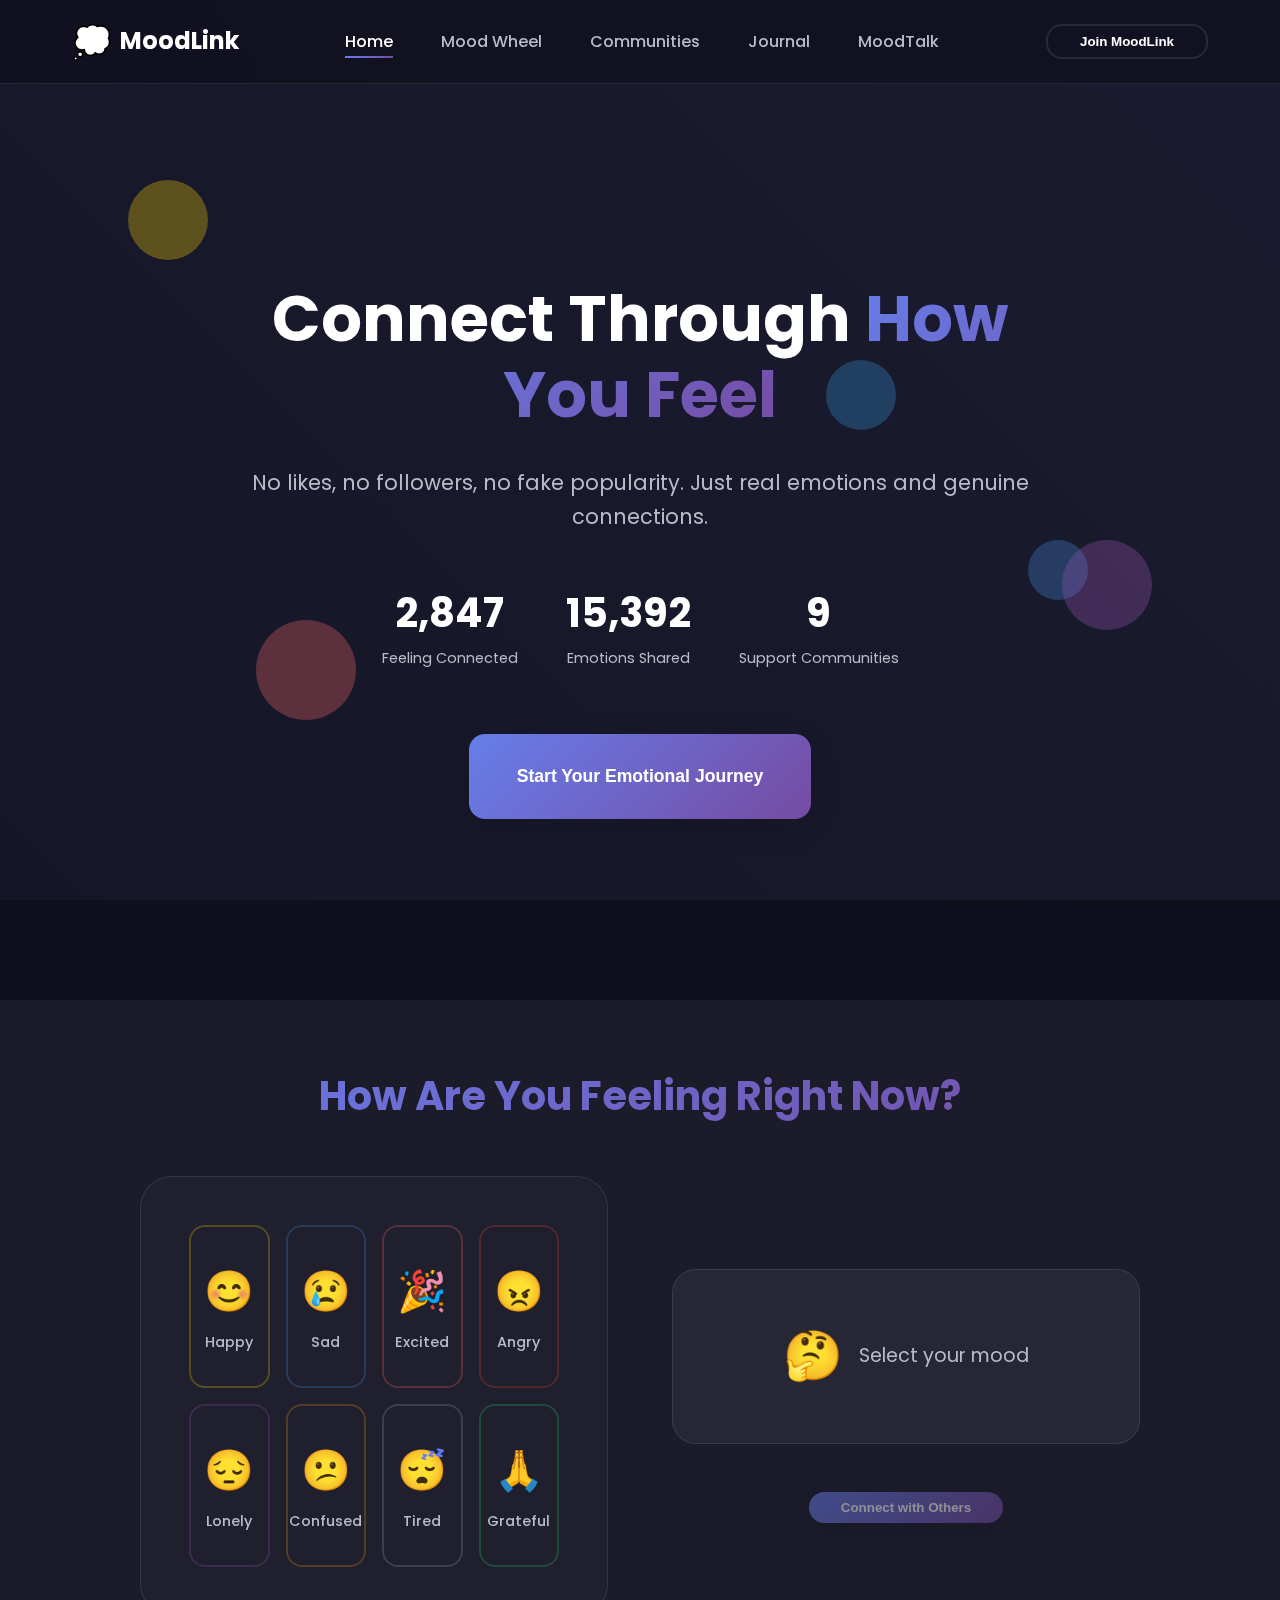
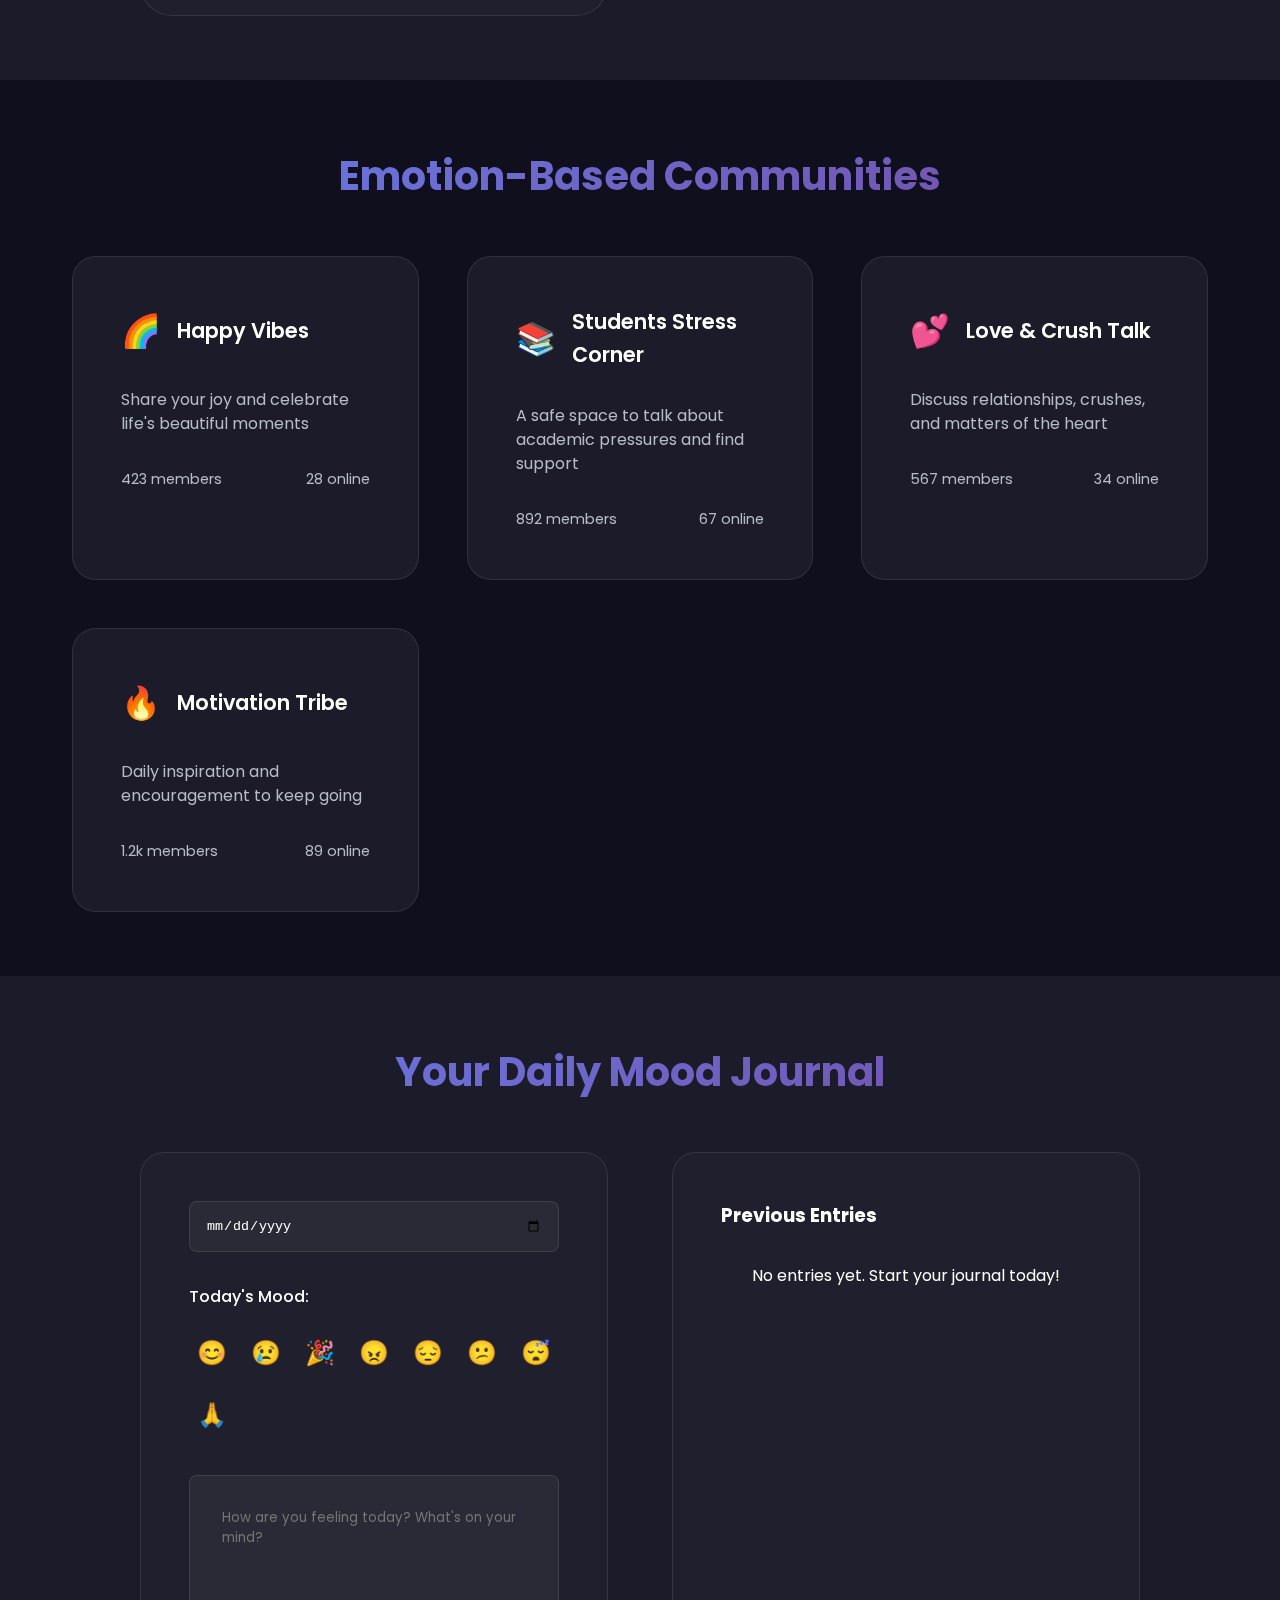
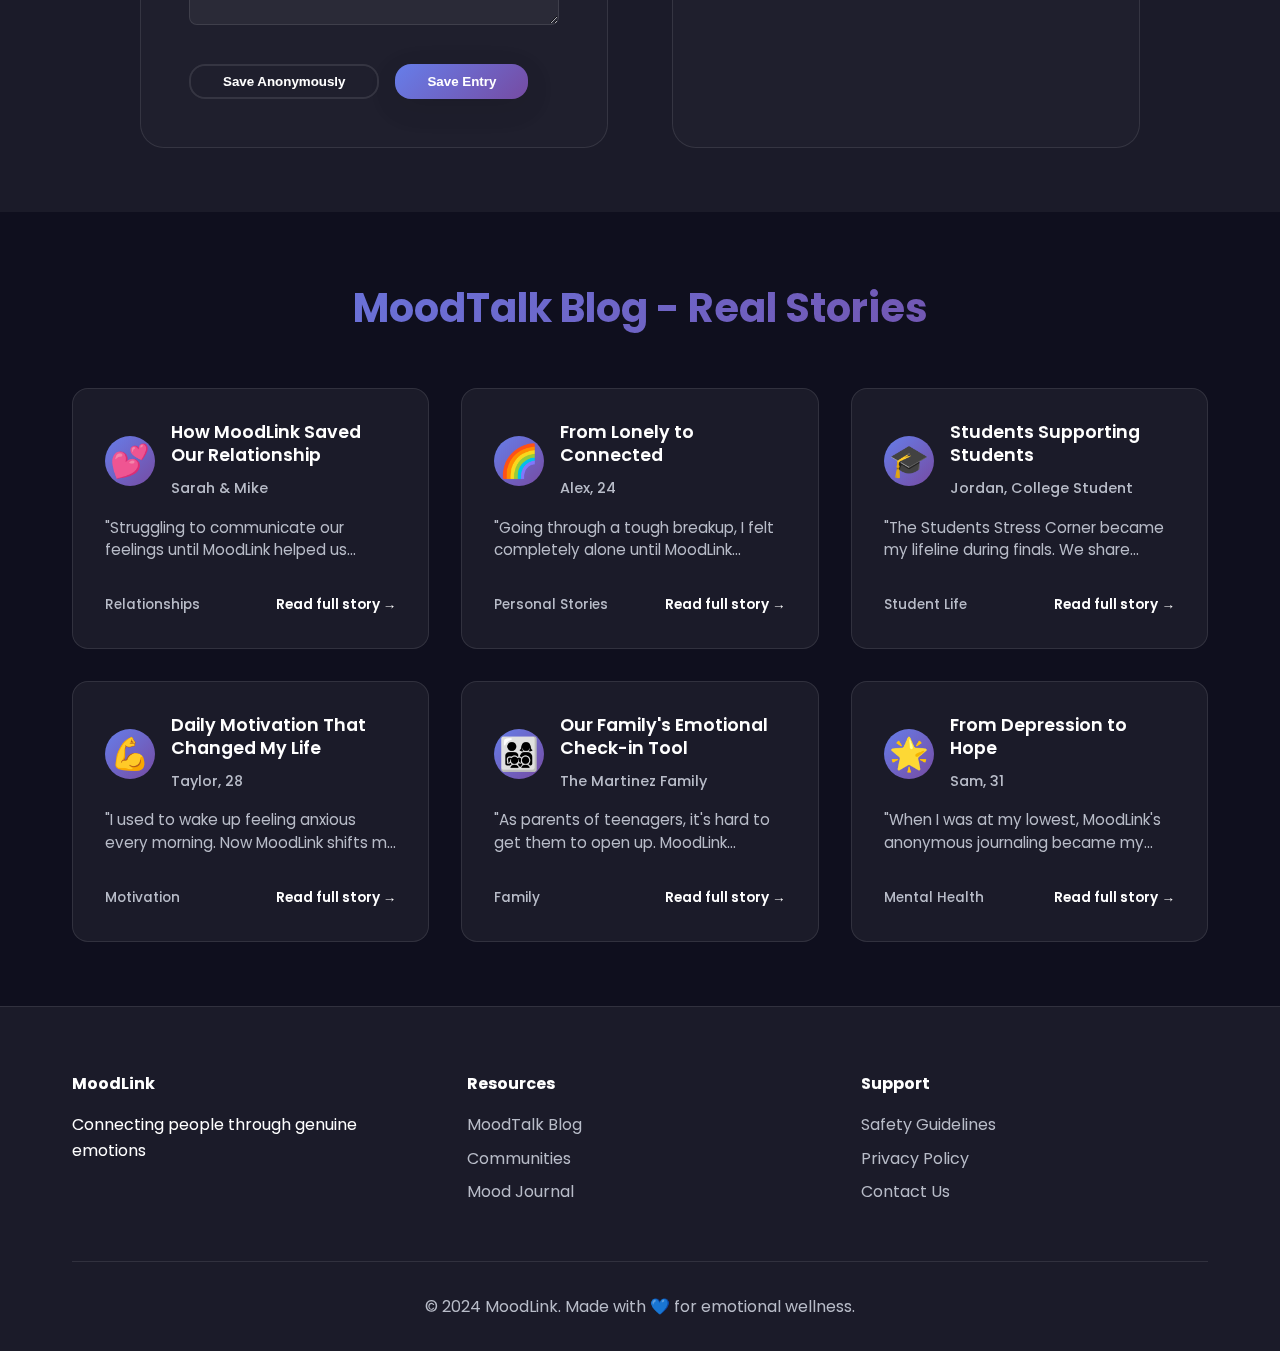
<file: index.html>
<!DOCTYPE html>
<html lang="en">
<head>
    <meta charset="UTF-8">
    <meta name="viewport" content="width=device-width, initial-scale=1.0">
    <title>MoodLink - Connect Through Feelings</title>
    <link rel="stylesheet" href="styles.css">
    <link href="https://fonts.googleapis.com/css2?family=Poppins:wght@300;400;500;600;700&display=swap" rel="stylesheet">
</head>
<body>
    <!-- Background Animation -->
    <div class="mood-bg">
        <div class="mood-particle happy"></div>
        <div class="mood-particle sad"></div>
        <div class="mood-particle excited"></div>
        <div class="mood-particle calm"></div>
        <div class="mood-particle lonely"></div>
    </div>

    <!-- Header -->
    <header class="header">
        <nav class="nav">
            <div class="logo">
                <span class="logo-icon">💭</span>
                <span class="logo-text">MoodLink</span>
            </div>
            <ul class="nav-menu">
                <li><a href="#home" class="nav-link active">Home</a></li>
                <li><a href="#mood-wheel" class="nav-link">Mood Wheel</a></li>
                <li><a href="#communities" class="nav-link">Communities</a></li>
                <li><a href="#journal" class="nav-link">Journal</a></li>
                <li><a href="#blog" class="nav-link">MoodTalk</a></li>
            </ul>
            <div class="user-section">
                <button id="login-btn" class="btn btn-outline">Join MoodLink</button>
                <div id="user-profile" class="user-profile hidden">
                    <span class="user-mood">😊</span>
                    <span class="user-name"></span>
                </div>
            </div>
        </nav>
    </header>

    <!-- Main Content -->
    <main>
        <!-- Hero Section -->
        <section id="home" class="hero">
            <div class="hero-content">
                <h1 class="hero-title">
                    Connect Through <span class="gradient-text">How You Feel</span>
                </h1>
                <p class="hero-subtitle">
                    No likes, no followers, no fake popularity. Just real emotions and genuine connections.
                </p>
                <div class="hero-stats">
                    <div class="stat">
                        <span class="stat-number" id="active-users">2,847</span>
                        <span class="stat-label">Feeling Connected</span>
                    </div>
                    <div class="stat">
                        <span class="stat-number" id="moods-shared">15,392</span>
                        <span class="stat-label">Emotions Shared</span>
                    </div>
                    <div class="stat">
                        <span class="stat-number" id="communities-count">12</span>
                        <span class="stat-label">Support Communities</span>
                    </div>
                </div>
                <button class="btn btn-primary btn-large" id="start-journey">
                    Start Your Emotional Journey
                </button>
            </div>
        </section>

        <!-- Mood Wheel Section -->
        <section id="mood-wheel" class="mood-wheel-section">
            <div class="container">
                <h2 class="section-title">How Are You Feeling Right Now?</h2>
                <div class="mood-wheel-container">
                    <div class="mood-wheel">
                        <div class="mood-item" data-mood="happy">
                            <div class="mood-emoji">😊</div>
                            <span class="mood-label">Happy</span>
                        </div>
                        <div class="mood-item" data-mood="sad">
                            <div class="mood-emoji">😢</div>
                            <span class="mood-label">Sad</span>
                        </div>
                        <div class="mood-item" data-mood="excited">
                            <div class="mood-emoji">🎉</div>
                            <span class="mood-label">Excited</span>
                        </div>
                        <div class="mood-item" data-mood="angry">
                            <div class="mood-emoji">😠</div>
                            <span class="mood-label">Angry</span>
                        </div>
                        <div class="mood-item" data-mood="lonely">
                            <div class="mood-emoji">😔</div>
                            <span class="mood-label">Lonely</span>
                        </div>
                        <div class="mood-item" data-mood="confused">
                            <div class="mood-emoji">😕</div>
                            <span class="mood-label">Confused</span>
                        </div>
                        <div class="mood-item" data-mood="tired">
                            <div class="mood-emoji">😴</div>
                            <span class="mood-label">Tired</span>
                        </div>
                        <div class="mood-item" data-mood="grateful">
                            <div class="mood-emoji">🙏</div>
                            <span class="mood-label">Grateful</span>
                        </div>
                    </div>
                    <div class="mood-selection">
                        <div class="selected-mood-display">
                            <span class="selected-emoji">🤔</span>
                            <span class="selected-text">Select your mood</span>
                        </div>
                        <button class="btn btn-primary" id="connect-mood" disabled>
                            Connect with Others
                        </button>
                    </div>
                </div>
            </div>
        </section>

        <!-- Communities Section -->
        <section id="communities" class="communities-section">
            <div class="container">
                <h2 class="section-title">Emotion-Based Communities</h2>
                <div class="communities-grid">
                    <div class="community-card" data-community="happy-vibes">
                        <div class="community-header">
                            <span class="community-emoji">🌈</span>
                            <h3>Happy Vibes</h3>
                        </div>
                        <p>Share your joy and celebrate life's beautiful moments</p>
                        <div class="community-stats">
                            <span class="members">423 members</span>
                            <span class="active">28 online</span>
                        </div>
                    </div>
                    <div class="community-card" data-community="students-stress">
                        <div class="community-header">
                            <span class="community-emoji">📚</span>
                            <h3>Students Stress Corner</h3>
                        </div>
                        <p>A safe space to talk about academic pressures and find support</p>
                        <div class="community-stats">
                            <span class="members">892 members</span>
                            <span class="active">67 online</span>
                        </div>
                    </div>
                    <div class="community-card" data-community="love-talk">
                        <div class="community-header">
                            <span class="community-emoji">💕</span>
                            <h3>Love & Crush Talk</h3>
                        </div>
                        <p>Discuss relationships, crushes, and matters of the heart</p>
                        <div class="community-stats">
                            <span class="members">567 members</span>
                            <span class="active">34 online</span>
                        </div>
                    </div>
                    <div class="community-card" data-community="motivation">
                        <div class="community-header">
                            <span class="community-emoji">🔥</span>
                            <h3>Motivation Tribe</h3>
                        </div>
                        <p>Daily inspiration and encouragement to keep going</p>
                        <div class="community-stats">
                            <span class="members">1.2k members</span>
                            <span class="active">89 online</span>
                        </div>
                    </div>
                </div>
            </div>
        </section>

        <!-- Mood Journal Section -->
        <section id="journal" class="journal-section">
            <div class="container">
                <h2 class="section-title">Your Daily Mood Journal</h2>
                <div class="journal-container">
                    <div class="journal-entry">
                        <div class="journal-date">
                            <input type="date" id="journal-date" class="date-input">
                        </div>
                        <div class="journal-mood">
                            <label>Today's Mood:</label>
                            <div class="mood-selector-small">
                                <span class="mood-option" data-mood="happy">😊</span>
                                <span class="mood-option" data-mood="sad">😢</span>
                                <span class="mood-option" data-mood="excited">🎉</span>
                                <span class="mood-option" data-mood="angry">😠</span>
                                <span class="mood-option" data-mood="lonely">😔</span>
                                <span class="mood-option" data-mood="confused">😕</span>
                                <span class="mood-option" data-mood="tired">😴</span>
                                <span class="mood-option" data-mood="grateful">🙏</span>
                            </div>
                        </div>
                        <textarea 
                            id="journal-text" 
                            class="journal-textarea" 
                            placeholder="How are you feeling today? What's on your mind?"
                            maxlength="500"
                        ></textarea>
                        <div class="journal-actions">
                            <button class="btn btn-outline" id="save-anonymous">
                                Save Anonymously
                            </button>
                            <button class="btn btn-primary" id="save-journal">
                                Save Entry
                            </button>
                        </div>
                    </div>
                    <div class="journal-history">
                        <h3>Previous Entries</h3>
                        <div id="journal-entries" class="entries-list">
                            <!-- Journal entries will be populated here -->
                        </div>
                    </div>
                </div>
            </div>
        </section>

        <!-- Blog Section -->
        <section id="blog" class="blog-section">
            <div class="container">
                <h2 class="section-title">MoodTalk Blog - Real Stories</h2>
                <div class="blog-grid-compact">
                    <article class="blog-card-compact" onclick="openBlogPost('relationship')">
                        <div class="blog-header">
                            <span class="blog-emoji">💕</span>
                            <div class="blog-info">
                                <h3>How MoodLink Saved Our Relationship</h3>
                                <span class="blog-author">Sarah & Mike</span>
                            </div>
                        </div>
                        <p class="blog-preview">"Struggling to communicate our feelings until MoodLink helped us understand each other without judgment..."</p>
                        <div class="blog-meta">
                            <span class="category">Relationships</span>
                            <span class="read-more">Read full story →</span>
                        </div>
                    </article>
                    
                    <article class="blog-card-compact" onclick="openBlogPost('lonely')">
                        <div class="blog-header">
                            <span class="blog-emoji">🌈</span>
                            <div class="blog-info">
                                <h3>From Lonely to Connected</h3>
                                <span class="blog-author">Alex, 24</span>
                            </div>
                        </div>
                        <p class="blog-preview">"Going through a tough breakup, I felt completely alone until MoodLink connected me with others who understood..."</p>
                        <div class="blog-meta">
                            <span class="category">Personal Stories</span>
                            <span class="read-more">Read full story →</span>
                        </div>
                    </article>
                    
                    <article class="blog-card-compact" onclick="openBlogPost('students')">
                        <div class="blog-header">
                            <span class="blog-emoji">🎓</span>
                            <div class="blog-info">
                                <h3>Students Supporting Students</h3>
                                <span class="blog-author">Jordan, College Student</span>
                            </div>
                        </div>
                        <p class="blog-preview">"The Students Stress Corner became my lifeline during finals. We share study tips and celebrate wins together..."</p>
                        <div class="blog-meta">
                            <span class="category">Student Life</span>
                            <span class="read-more">Read full story →</span>
                        </div>
                    </article>
                    
                    <article class="blog-card-compact" onclick="openBlogPost('motivation')">
                        <div class="blog-header">
                            <span class="blog-emoji">💪</span>
                            <div class="blog-info">
                                <h3>Daily Motivation That Changed My Life</h3>
                                <span class="blog-author">Taylor, 28</span>
                            </div>
                        </div>
                        <p class="blog-preview">"I used to wake up feeling anxious every morning. Now MoodLink shifts my whole perspective with gratitude..."</p>
                        <div class="blog-meta">
                            <span class="category">Motivation</span>
                            <span class="read-more">Read full story →</span>
                        </div>
                    </article>
                    
                    <article class="blog-card-compact" onclick="openBlogPost('family')">
                        <div class="blog-header">
                            <span class="blog-emoji">👨‍👩‍👧‍👦</span>
                            <div class="blog-info">
                                <h3>Our Family's Emotional Check-in Tool</h3>
                                <span class="blog-author">The Martinez Family</span>
                            </div>
                        </div>
                        <p class="blog-preview">"As parents of teenagers, it's hard to get them to open up. MoodLink sparked real conversations at dinner..."</p>
                        <div class="blog-meta">
                            <span class="category">Family</span>
                            <span class="read-more">Read full story →</span>
                        </div>
                    </article>
                    
                    <article class="blog-card-compact" onclick="openBlogPost('recovery')">
                        <div class="blog-header">
                            <span class="blog-emoji">🌟</span>
                            <div class="blog-info">
                                <h3>From Depression to Hope</h3>
                                <span class="blog-author">Sam, 31</span>
                            </div>
                        </div>
                        <p class="blog-preview">"When I was at my lowest, MoodLink's anonymous journaling became my safe space for healing and progress..."</p>
                        <div class="blog-meta">
                            <span class="category">Mental Health</span>
                            <span class="read-more">Read full story →</span>
                        </div>
                    </article>
                </div>
            </div>
        </section>
    </main>

    <!-- Blog Post Modal -->
    <div id="blog-modal" class="modal hidden">
        <div class="blog-modal-content">
            <div class="blog-modal-header">
                <h2 id="blog-modal-title">Blog Title</h2>
                <button class="modal-close" id="close-blog">&times;</button>
            </div>
            <div class="blog-modal-body">
                <div class="blog-modal-meta">
                    <span id="blog-modal-author">Author</span>
                    <span id="blog-modal-category">Category</span>
                </div>
                <div id="blog-modal-content" class="blog-modal-text">
                    <!-- Full blog content will be loaded here -->
                </div>
            </div>
        </div>
    </div>

    <!-- Connection Modal -->
    <div id="connection-modal" class="modal hidden">
        <div class="modal-content">
            <div class="modal-header">
                <h3>People Feeling Similar</h3>
                <button class="modal-close" id="close-modal">&times;</button>
            </div>
            <div class="modal-body">
                <div id="matched-users" class="matched-users">
                    <!-- Matched users will be populated here -->
                </div>
            </div>
        </div>
    </div>

    <!-- Login Modal -->
    <div id="login-modal" class="modal hidden">
        <div class="modal-content">
            <div class="modal-header">
                <h3>Join MoodLink</h3>
                <button class="modal-close" id="close-login">&times;</button>
            </div>
            <div class="modal-body">
                <form id="login-form">
                    <div class="form-group">
                        <label for="username">Choose a Username</label>
                        <input type="text" id="username" name="username" required maxlength="20">
                    </div>
                    <div class="form-group">
                        <label for="user-mood">Current Mood</label>
                        <select id="user-mood" name="user-mood" required>
                            <option value="">Select your mood</option>
                            <option value="happy">😊 Happy</option>
                            <option value="sad">😢 Sad</option>
                            <option value="excited">🎉 Excited</option>
                            <option value="angry">😠 Angry</option>
                            <option value="lonely">😔 Lonely</option>
                            <option value="confused">😕 Confused</option>
                            <option value="tired">😴 Tired</option>
                            <option value="grateful">🙏 Grateful</option>
                        </select>
                    </div>
                    <button type="submit" class="btn btn-primary btn-full">Start Connecting</button>
                </form>
            </div>
        </div>
    </div>

    <!-- Footer -->
    <footer class="footer">
        <div class="container">
            <div class="footer-content">
                <div class="footer-section">
                    <h4>MoodLink</h4>
                    <p>Connecting people through genuine emotions</p>
                </div>
                <div class="footer-section">
                    <h4>Resources</h4>
                    <ul>
                        <li><a href="#blog">MoodTalk Blog</a></li>
                        <li><a href="#communities">Communities</a></li>
                        <li><a href="#journal">Mood Journal</a></li>
                    </ul>
                </div>
                <div class="footer-section">
                    <h4>Support</h4>
                    <ul>
                        <li><a href="#">Safety Guidelines</a></li>
                        <li><a href="#">Privacy Policy</a></li>
                        <li><a href="#">Contact Us</a></li>
                    </ul>
                </div>
            </div>
            <div class="footer-bottom">
                <p>&copy; 2024 MoodLink. Made with 💙 for emotional wellness.</p>
            </div>
        </div>
    </footer>

    <!-- Modular JavaScript Files -->
    <script src="js/config.js"></script>
    <script src="js/security.js"></script>
    <script src="js/storage.js"></script>
    <script src="js/user.js"></script>
    <script src="js/moodWheel.js"></script>
    <script src="js/journal.js"></script>
    <script src="js/communities.js"></script>
    <script src="js/ui.js"></script>
    <script src="js/blog.js"></script>
    <script src="js/main.js"></script>
</body>
</html>
</file>
<file: styles.css>
/* MoodLink - Unique Mood-Based Design */
:root {
    /* Mood Color Palette */
    --mood-happy: #FFD700;
    --mood-sad: #4A90E2;
    --mood-excited: #FF6B6B;
    --mood-angry: #E74C3C;
    --mood-lonely: #9B59B6;
    --mood-confused: #F39C12;
    --mood-tired: #95A5A6;
    --mood-grateful: #2ECC71;
    --mood-calm: #3498DB;
    
    /* Primary Colors */
    --primary-gradient: linear-gradient(135deg, #667eea 0%, #764ba2 100%);
    --secondary-gradient: linear-gradient(135deg, #f093fb 0%, #f5576c 100%);
    --dark-bg: #0F0F1E;
    --card-bg: rgba(255, 255, 255, 0.05);
    --text-primary: #FFFFFF;
    --text-secondary: #B8BCC8;
    --border-color: rgba(255, 255, 255, 0.1);
    
    /* Spacing */
    --spacing-xs: 0.5rem;
    --spacing-sm: 1rem;
    --spacing-md: 2rem;
    --spacing-lg: 3rem;
    --spacing-xl: 4rem;
    
    /* Border Radius */
    --radius-sm: 8px;
    --radius-md: 16px;
    --radius-lg: 24px;
    --radius-xl: 32px;
    
    /* Shadows */
    --shadow-sm: 0 2px 10px rgba(0, 0, 0, 0.1);
    --shadow-md: 0 8px 30px rgba(0, 0, 0, 0.12);
    --shadow-lg: 0 20px 60px rgba(0, 0, 0, 0.15);
    --shadow-glow: 0 0 30px rgba(102, 126, 234, 0.4);
}

* {
    margin: 0;
    padding: 0;
    box-sizing: border-box;
}

body {
    font-family: 'Poppins', sans-serif;
    background: var(--dark-bg);
    color: var(--text-primary);
    line-height: 1.6;
    overflow-x: hidden;
}

/* Animated Background */
.mood-bg {
    position: fixed;
    top: 0;
    left: 0;
    width: 100%;
    height: 100%;
    z-index: -1;
    background: linear-gradient(45deg, #0F0F1E, #1a1a2e, #16213e);
    background-size: 400% 400%;
    animation: gradientShift 15s ease infinite;
}

@keyframes gradientShift {
    0% { background-position: 0% 50%; }
    50% { background-position: 100% 50%; }
    100% { background-position: 0% 50%; }
}

.mood-particle {
    position: absolute;
    border-radius: 50%;
    opacity: 0.3;
    animation: float 20s infinite ease-in-out;
}

.mood-particle.happy {
    width: 80px;
    height: 80px;
    background: var(--mood-happy);
    top: 20%;
    left: 10%;
    animation-delay: 0s;
}

.mood-particle.sad {
    width: 60px;
    height: 60px;
    background: var(--mood-sad);
    top: 60%;
    right: 15%;
    animation-delay: 3s;
}

.mood-particle.excited {
    width: 100px;
    height: 100px;
    background: var(--mood-excited);
    bottom: 20%;
    left: 20%;
    animation-delay: 6s;
}

.mood-particle.calm {
    width: 70px;
    height: 70px;
    background: var(--mood-calm);
    top: 40%;
    right: 30%;
    animation-delay: 9s;
}

.mood-particle.lonely {
    width: 90px;
    height: 90px;
    background: var(--mood-lonely);
    bottom: 30%;
    right: 10%;
    animation-delay: 12s;
}

@keyframes float {
    0%, 100% { transform: translateY(0px) rotate(0deg); }
    25% { transform: translateY(-20px) rotate(90deg); }
    50% { transform: translateY(10px) rotate(180deg); }
    75% { transform: translateY(-15px) rotate(270deg); }
}

/* Header Styles */
.header {
    position: fixed;
    top: 0;
    width: 100%;
    background: rgba(15, 15, 30, 0.8);
    backdrop-filter: blur(20px);
    border-bottom: 1px solid var(--border-color);
    z-index: 1000;
    padding: var(--spacing-sm) 0;
}

.nav {
    max-width: 1200px;
    margin: 0 auto;
    padding: 0 var(--spacing-md);
    display: flex;
    justify-content: space-between;
    align-items: center;
}

.logo {
    display: flex;
    align-items: center;
    gap: var(--spacing-xs);
    font-size: 1.5rem;
    font-weight: 700;
    color: var(--text-primary);
}

.logo-icon {
    font-size: 2rem;
    animation: pulse 2s infinite;
}

@keyframes pulse {
    0%, 100% { transform: scale(1); }
    50% { transform: scale(1.1); }
}

.nav-menu {
    display: flex;
    list-style: none;
    gap: var(--spacing-lg);
}

.nav-link {
    color: var(--text-secondary);
    text-decoration: none;
    font-weight: 500;
    transition: all 0.3s ease;
    position: relative;
}

.nav-link:hover,
.nav-link.active {
    color: var(--text-primary);
}

.nav-link::after {
    content: '';
    position: absolute;
    bottom: -5px;
    left: 0;
    width: 0;
    height: 2px;
    background: var(--primary-gradient);
    transition: width 0.3s ease;
}

.nav-link:hover::after,
.nav-link.active::after {
    width: 100%;
}

.user-section {
    display: flex;
    align-items: center;
    gap: var(--spacing-sm);
}

.user-profile {
    display: flex;
    align-items: center;
    gap: var(--spacing-xs);
    padding: var(--spacing-xs) var(--spacing-sm);
    background: var(--card-bg);
    border-radius: var(--radius-md);
    border: 1px solid var(--border-color);
}

.user-mood {
    font-size: 1.5rem;
}

/* Button Styles */
.btn {
    padding: var(--spacing-xs) var(--spacing-md);
    border: none;
    border-radius: var(--radius-md);
    font-weight: 600;
    cursor: pointer;
    transition: all 0.3s ease;
    text-decoration: none;
    display: inline-block;
    text-align: center;
    position: relative;
    overflow: hidden;
}

.btn::before {
    content: '';
    position: absolute;
    top: 0;
    left: -100%;
    width: 100%;
    height: 100%;
    background: rgba(255, 255, 255, 0.1);
    transition: left 0.3s ease;
}

.btn:hover::before {
    left: 100%;
}

.btn-primary {
    background: var(--primary-gradient);
    color: white;
    box-shadow: var(--shadow-md);
}

.btn-primary:hover {
    transform: translateY(-2px);
    box-shadow: var(--shadow-lg);
}

.btn-outline {
    background: transparent;
    color: var(--text-primary);
    border: 2px solid var(--border-color);
}

.btn-outline:hover {
    background: var(--card-bg);
    border-color: var(--text-primary);
}

.btn-large {
    padding: var(--spacing-md) var(--spacing-lg);
    font-size: 1.1rem;
}

.btn-full {
    width: 100%;
}

.btn:disabled {
    opacity: 0.5;
    cursor: not-allowed;
}

/* Hero Section */
.hero {
    min-height: 100vh;
    display: flex;
    align-items: center;
    justify-content: center;
    padding: var(--spacing-xl) var(--spacing-md);
    text-align: center;
    position: relative;
    margin-top: 100px;
}

.hero-content {
    max-width: 800px;
    z-index: 1;
}

.hero-title {
    font-size: 4rem;
    font-weight: 700;
    margin-bottom: var(--spacing-md);
    line-height: 1.2;
}

.gradient-text {
    background: var(--primary-gradient);
    -webkit-background-clip: text;
    -webkit-text-fill-color: transparent;
    background-clip: text;
}

.hero-subtitle {
    font-size: 1.3rem;
    color: var(--text-secondary);
    margin-bottom: var(--spacing-lg);
}

.hero-stats {
    display: flex;
    justify-content: center;
    gap: var(--spacing-lg);
    margin-bottom: var(--spacing-xl);
}

.stat {
    text-align: center;
}

.stat-number {
    display: block;
    font-size: 2.5rem;
    font-weight: 700;
    color: var(--text-primary);
}

.stat-label {
    font-size: 0.9rem;
    color: var(--text-secondary);
}

/* Container */
.container {
    max-width: 1200px;
    margin: 0 auto;
    padding: 0 var(--spacing-md);
}

/* Section Styles */
section {
    padding: var(--spacing-xl) 0;
}

.section-title {
    font-size: 2.5rem;
    font-weight: 700;
    text-align: center;
    margin-bottom: var(--spacing-lg);
    background: var(--primary-gradient);
    -webkit-background-clip: text;
    -webkit-text-fill-color: transparent;
    background-clip: text;
}

/* Mood Wheel */
.mood-wheel-section {
    background: var(--card-bg);
    backdrop-filter: blur(10px);
}

.mood-wheel-container {
    display: grid;
    grid-template-columns: 1fr 1fr;
    gap: var(--spacing-xl);
    align-items: center;
    max-width: 1000px;
    margin: 0 auto;
}

.mood-wheel {
    display: grid;
    grid-template-columns: repeat(4, 1fr);
    gap: var(--spacing-sm);
    padding: var(--spacing-lg);
    background: rgba(255, 255, 255, 0.02);
    border-radius: var(--radius-xl);
    border: 1px solid var(--border-color);
}

.mood-item {
    display: flex;
    flex-direction: column;
    align-items: center;
    padding: var(--spacing-md);
    border-radius: var(--radius-md);
    cursor: pointer;
    transition: all 0.3s ease;
    border: 2px solid transparent;
    position: relative;
    overflow: hidden;
}

.mood-item::before {
    content: '';
    position: absolute;
    top: 0;
    left: 0;
    width: 100%;
    height: 100%;
    background: radial-gradient(circle, rgba(255, 255, 255, 0.1) 0%, transparent 70%);
    opacity: 0;
    transition: opacity 0.3s ease;
}

.mood-item:hover::before {
    opacity: 1;
}

.mood-item:hover {
    transform: translateY(-5px);
    box-shadow: var(--shadow-md);
}

.mood-item.selected {
    border-color: var(--text-primary);
    background: var(--card-bg);
}

.mood-emoji {
    font-size: 2.5rem;
    margin-bottom: var(--spacing-xs);
    transition: transform 0.3s ease;
}

.mood-item:hover .mood-emoji {
    transform: scale(1.2);
}

.mood-label {
    font-size: 0.9rem;
    font-weight: 500;
    color: var(--text-secondary);
}

.mood-selection {
    text-align: center;
}

.selected-mood-display {
    display: flex;
    align-items: center;
    justify-content: center;
    gap: var(--spacing-sm);
    margin-bottom: var(--spacing-lg);
    padding: var(--spacing-lg);
    background: var(--card-bg);
    border-radius: var(--radius-lg);
    border: 1px solid var(--border-color);
}

.selected-emoji {
    font-size: 3rem;
}

.selected-text {
    font-size: 1.2rem;
    color: var(--text-secondary);
}

/* Communities */
.communities-grid {
    display: grid;
    grid-template-columns: repeat(auto-fit, minmax(300px, 1fr));
    gap: var(--spacing-lg);
    margin-top: var(--spacing-lg);
}

.community-card {
    background: var(--card-bg);
    backdrop-filter: blur(10px);
    border: 1px solid var(--border-color);
    border-radius: var(--radius-lg);
    padding: var(--spacing-lg);
    transition: all 0.3s ease;
    cursor: pointer;
    position: relative;
    overflow: hidden;
}

.community-card::before {
    content: '';
    position: absolute;
    top: 0;
    left: 0;
    width: 100%;
    height: 100%;
    background: var(--primary-gradient);
    opacity: 0;
    transition: opacity 0.3s ease;
}

.community-card:hover {
    transform: translateY(-5px);
    box-shadow: var(--shadow-lg);
    border-color: transparent;
}

.community-card:hover::before {
    opacity: 0.1;
}

.community-header {
    display: flex;
    align-items: center;
    gap: var(--spacing-sm);
    margin-bottom: var(--spacing-md);
}

.community-emoji {
    font-size: 2rem;
}

.community-header h3 {
    font-size: 1.3rem;
    font-weight: 600;
}

.community-card p {
    color: var(--text-secondary);
    margin-bottom: var(--spacing-md);
    line-height: 1.5;
}

.community-stats {
    display: flex;
    justify-content: space-between;
    font-size: 0.9rem;
    color: var(--text-secondary);
}

/* Journal Section */
.journal-section {
    background: var(--card-bg);
    backdrop-filter: blur(10px);
}

.journal-container {
    display: grid;
    grid-template-columns: 1fr 1fr;
    gap: var(--spacing-xl);
    max-width: 1000px;
    margin: 0 auto;
}

.journal-entry {
    background: rgba(255, 255, 255, 0.02);
    border: 1px solid var(--border-color);
    border-radius: var(--radius-lg);
    padding: var(--spacing-lg);
}

.date-input {
    width: 100%;
    padding: var(--spacing-sm);
    background: var(--card-bg);
    border: 1px solid var(--border-color);
    border-radius: var(--radius-sm);
    color: var(--text-primary);
    margin-bottom: var(--spacing-md);
}

.journal-mood {
    margin-bottom: var(--spacing-md);
}

.journal-mood label {
    display: block;
    margin-bottom: var(--spacing-sm);
    font-weight: 500;
}

.mood-selector-small {
    display: flex;
    gap: var(--spacing-xs);
    flex-wrap: wrap;
}

.mood-option {
    font-size: 1.5rem;
    cursor: pointer;
    padding: var(--spacing-xs);
    border-radius: var(--radius-sm);
    transition: all 0.3s ease;
}

.mood-option:hover {
    background: var(--card-bg);
    transform: scale(1.2);
}

.mood-option.selected {
    background: var(--primary-gradient);
    border-radius: 50%;
}

.journal-textarea {
    width: 100%;
    min-height: 150px;
    padding: var(--spacing-md);
    background: var(--card-bg);
    border: 1px solid var(--border-color);
    border-radius: var(--radius-sm);
    color: var(--text-primary);
    font-family: inherit;
    resize: vertical;
    margin-bottom: var(--spacing-md);
}

.journal-actions {
    display: flex;
    gap: var(--spacing-sm);
}

.journal-history {
    background: rgba(255, 255, 255, 0.02);
    border: 1px solid var(--border-color);
    border-radius: var(--radius-lg);
    padding: var(--spacing-lg);
}

.journal-history h3 {
    margin-bottom: var(--spacing-md);
}

.entries-list {
    max-height: 400px;
    overflow-y: auto;
}

.entry-item {
    background: var(--card-bg);
    border: 1px solid var(--border-color);
    border-radius: var(--radius-sm);
    padding: var(--spacing-md);
    margin-bottom: var(--spacing-sm);
}

.entry-header {
    display: flex;
    justify-content: space-between;
    align-items: center;
    margin-bottom: var(--spacing-xs);
}

.entry-date {
    font-size: 0.9rem;
    color: var(--text-secondary);
}

.entry-mood {
    font-size: 1.2rem;
}

.entry-text {
    color: var(--text-primary);
    line-height: 1.5;
}

/* Blog Section - Compact Design */
.blog-grid-compact {
    display: grid;
    grid-template-columns: repeat(auto-fit, minmax(320px, 1fr));
    gap: var(--spacing-md);
    margin-top: var(--spacing-lg);
}

.blog-card-compact {
    background: var(--card-bg);
    backdrop-filter: blur(10px);
    border: 1px solid var(--border-color);
    border-radius: var(--radius-md);
    padding: var(--spacing-md);
    cursor: pointer;
    transition: all 0.3s ease;
    position: relative;
    overflow: hidden;
}

.blog-card-compact::before {
    content: '';
    position: absolute;
    top: 0;
    left: 0;
    width: 100%;
    height: 100%;
    background: var(--primary-gradient);
    opacity: 0;
    transition: opacity 0.3s ease;
}

.blog-card-compact:hover {
    transform: translateY(-3px);
    box-shadow: var(--shadow-md);
    border-color: transparent;
}

.blog-card-compact:hover::before {
    opacity: 0.05;
}

.blog-header {
    display: flex;
    align-items: center;
    gap: var(--spacing-sm);
    margin-bottom: var(--spacing-sm);
}

.blog-emoji {
    font-size: 2rem;
    width: 50px;
    height: 50px;
    display: flex;
    align-items: center;
    justify-content: center;
    background: var(--primary-gradient);
    border-radius: 50%;
    flex-shrink: 0;
}

.blog-info {
    flex: 1;
    min-width: 0;
}

.blog-info h3 {
    font-size: 1.1rem;
    font-weight: 600;
    margin-bottom: var(--spacing-xs);
    line-height: 1.3;
    overflow: hidden;
    text-overflow: ellipsis;
    display: -webkit-box;
    -webkit-line-clamp: 2;
    -webkit-box-orient: vertical;
}

.blog-author {
    font-size: 0.9rem;
    color: var(--text-secondary);
    font-weight: 500;
}

.blog-preview {
    color: var(--text-secondary);
    font-size: 0.95rem;
    line-height: 1.5;
    margin-bottom: var(--spacing-md);
    overflow: hidden;
    text-overflow: ellipsis;
    display: -webkit-box;
    -webkit-line-clamp: 2;
    -webkit-box-orient: vertical;
}

.blog-card-compact .blog-meta {
    display: flex;
    justify-content: space-between;
    align-items: center;
    font-size: 0.85rem;
}

.blog-card-compact .category {
    color: var(--text-secondary);
    font-weight: 500;
}

.read-more {
    color: var(--text-primary);
    font-weight: 600;
    transition: color 0.3s ease;
}

.blog-card-compact:hover .read-more {
    color: var(--primary-gradient);
}

/* Blog Modal Styles */
.blog-modal-content {
    background: var(--dark-bg);
    border: 1px solid var(--border-color);
    border-radius: var(--radius-lg);
    max-width: 700px;
    width: 90%;
    max-height: 80vh;
    overflow-y: auto;
    box-shadow: var(--shadow-lg);
    animation: modalSlideIn 0.3s ease;
}

@keyframes modalSlideIn {
    from {
        opacity: 0;
        transform: translateY(-50px) scale(0.9);
    }
    to {
        opacity: 1;
        transform: translateY(0) scale(1);
    }
}

.blog-modal-header {
    display: flex;
    justify-content: space-between;
    align-items: center;
    padding: var(--spacing-lg);
    border-bottom: 1px solid var(--border-color);
    background: var(--card-bg);
}

.blog-modal-header h2 {
    font-size: 1.5rem;
    font-weight: 600;
    margin: 0;
    background: var(--primary-gradient);
    -webkit-background-clip: text;
    -webkit-text-fill-color: transparent;
    background-clip: text;
}

.blog-modal-body {
    padding: var(--spacing-lg);
}

.blog-modal-meta {
    display: flex;
    gap: var(--spacing-md);
    margin-bottom: var(--spacing-lg);
    padding-bottom: var(--spacing-md);
    border-bottom: 1px solid var(--border-color);
}

.blog-modal-meta span {
    font-size: 0.9rem;
    color: var(--text-secondary);
    font-weight: 500;
}

.blog-modal-text {
    font-size: 1.05rem;
    line-height: 1.7;
    color: var(--text-primary);
}

.blog-modal-text p {
    margin-bottom: var(--spacing-md);
}

.blog-modal-text p:last-child {
    margin-bottom: 0;
}

/* Blog Section */
.blog-grid {
    display: grid;
    grid-template-columns: repeat(auto-fit, minmax(350px, 1fr));
    gap: var(--spacing-lg);
    margin-top: var(--spacing-lg);
}

.blog-card {
    background: var(--card-bg);
    backdrop-filter: blur(10px);
    border: 1px solid var(--border-color);
    border-radius: var(--radius-lg);
    overflow: hidden;
    transition: all 0.3s ease;
    cursor: pointer;
}

.blog-card:hover {
    transform: translateY(-5px);
    box-shadow: var(--shadow-lg);
}

.blog-image {
    height: 200px;
    background: var(--primary-gradient);
    display: flex;
    align-items: center;
    justify-content: center;
    position: relative;
    overflow: hidden;
}

.blog-placeholder {
    font-size: 4rem;
    opacity: 0.8;
}

.blog-content {
    padding: var(--spacing-lg);
}

.blog-content h3 {
    font-size: 1.3rem;
    font-weight: 600;
    margin-bottom: var(--spacing-sm);
}

.blog-content p {
    color: var(--text-secondary);
    line-height: 1.5;
    margin-bottom: var(--spacing-md);
}

.blog-meta {
    display: flex;
    justify-content: space-between;
    font-size: 0.9rem;
    color: var(--text-secondary);
}

/* Modal Styles */
.modal {
    position: fixed;
    top: 0;
    left: 0;
    width: 100%;
    height: 100%;
    background: rgba(0, 0, 0, 0.8);
    display: flex;
    align-items: center;
    justify-content: center;
    z-index: 2000;
    backdrop-filter: blur(5px);
}

.modal.hidden {
    display: none;
}

.modal-content {
    background: var(--dark-bg);
    border: 1px solid var(--border-color);
    border-radius: var(--radius-lg);
    max-width: 500px;
    width: 90%;
    max-height: 80vh;
    overflow-y: auto;
    box-shadow: var(--shadow-lg);
}

.modal-header {
    display: flex;
    justify-content: space-between;
    align-items: center;
    padding: var(--spacing-lg);
    border-bottom: 1px solid var(--border-color);
}

.modal-close {
    background: none;
    border: none;
    color: var(--text-secondary);
    font-size: 1.5rem;
    cursor: pointer;
    padding: 0;
    width: 30px;
    height: 30px;
    display: flex;
    align-items: center;
    justify-content: center;
    border-radius: 50%;
    transition: all 0.3s ease;
}

.modal-close:hover {
    background: var(--card-bg);
    color: var(--text-primary);
}

.modal-body {
    padding: var(--spacing-lg);
}

.matched-users {
    display: flex;
    flex-direction: column;
    gap: var(--spacing-md);
}

.user-card {
    display: flex;
    align-items: center;
    gap: var(--spacing-md);
    padding: var(--spacing-md);
    background: var(--card-bg);
    border: 1px solid var(--border-color);
    border-radius: var(--radius-md);
    cursor: pointer;
    transition: all 0.3s ease;
}

.user-card:hover {
    background: rgba(255, 255, 255, 0.05);
}

.user-avatar {
    width: 50px;
    height: 50px;
    border-radius: 50%;
    background: var(--primary-gradient);
    display: flex;
    align-items: center;
    justify-content: center;
    font-size: 1.5rem;
}

.user-info {
    flex: 1;
}

.user-name {
    font-weight: 600;
    margin-bottom: var(--spacing-xs);
}

.user-status {
    font-size: 0.9rem;
    color: var(--text-secondary);
}

/* Form Styles */
.form-group {
    margin-bottom: var(--spacing-md);
}

.form-group label {
    display: block;
    margin-bottom: var(--spacing-xs);
    font-weight: 500;
}

.form-group input,
.form-group select {
    width: 100%;
    padding: var(--spacing-sm);
    background: var(--card-bg);
    border: 1px solid var(--border-color);
    border-radius: var(--radius-sm);
    color: var(--text-primary);
    font-family: inherit;
    font-size: 1rem;
    cursor: pointer;
}

/* Dropdown styling with browser compatibility */
.form-group select {
    padding-right: 2.5rem;
    -webkit-appearance: none;
    -moz-appearance: none;
    appearance: none;
    background-image: url("data:image/svg+xml;charset=UTF-8,%3csvg xmlns='http://www.w3.org/2000/svg' viewBox='0 0 24 24' fill='none' stroke='white' stroke-width='2' stroke-linecap='round' stroke-linejoin='round'%3e%3cpolyline points='6,9 12,15 18,9'%3e%3c/polyline%3e%3c/svg%3e");
    background-repeat: no-repeat;
    background-position: right var(--spacing-sm) center;
    background-size: 1em;
    transition: all 0.3s ease;
}

/* IE and Edge fallback */
.form-group select::-ms-expand {
    display: none;
}

.form-group select option {
    background: var(--dark-bg);
    color: var(--text-primary);
    padding: var(--spacing-xs);
    font-size: 1rem;
    min-height: 1.5em;
}

.form-group select option:hover,
.form-group select option:focus,
.form-group select option:checked {
    background: var(--primary-gradient);
    color: white;
}

.form-group input:focus,
.form-group select:focus {
    outline: none;
    border-color: var(--text-primary);
    box-shadow: 0 0 0 2px rgba(102, 126, 234, 0.2);
}

/* Footer */
.footer {
    background: var(--card-bg);
    border-top: 1px solid var(--border-color);
    padding: var(--spacing-xl) 0 var(--spacing-md);
}

.footer-content {
    display: grid;
    grid-template-columns: repeat(auto-fit, minmax(250px, 1fr));
    gap: var(--spacing-lg);
    margin-bottom: var(--spacing-lg);
}

.footer-section h4 {
    margin-bottom: var(--spacing-sm);
    color: var(--text-primary);
}

.footer-section ul {
    list-style: none;
}

.footer-section ul li {
    margin-bottom: var(--spacing-xs);
}

.footer-section a {
    color: var(--text-secondary);
    text-decoration: none;
    transition: color 0.3s ease;
}

.footer-section a:hover {
    color: var(--text-primary);
}

.footer-bottom {
    text-align: center;
    padding-top: var(--spacing-md);
    border-top: 1px solid var(--border-color);
    color: var(--text-secondary);
}

/* Utility Classes */
.hidden {
    display: none !important;
}

.text-center {
    text-align: center;
}

/* Responsive Design */
@media (max-width: 768px) {
    .nav-menu {
        display: none;
    }
    
    .hero-title {
        font-size: 2.5rem;
    }
    
    .hero-stats {
        flex-direction: column;
        gap: var(--spacing-md);
    }
    
    .mood-wheel-container,
    .journal-container {
        grid-template-columns: 1fr;
    }
    
    .mood-wheel {
        grid-template-columns: repeat(2, 1fr);
    }
    
    .communities-grid,
    .blog-grid {
        grid-template-columns: 1fr;
    }
    
    .footer-content {
        grid-template-columns: 1fr;
    }
}

/* Smooth Scrolling */
html {
    scroll-behavior: smooth;
}

/* Custom Scrollbar */
::-webkit-scrollbar {
    width: 8px;
}

::-webkit-scrollbar-track {
    background: var(--card-bg);
}

::-webkit-scrollbar-thumb {
    background: var(--primary-gradient);
    border-radius: 4px;
}

::-webkit-scrollbar-thumb:hover {
    background: var(--secondary-gradient);
}
</file>
